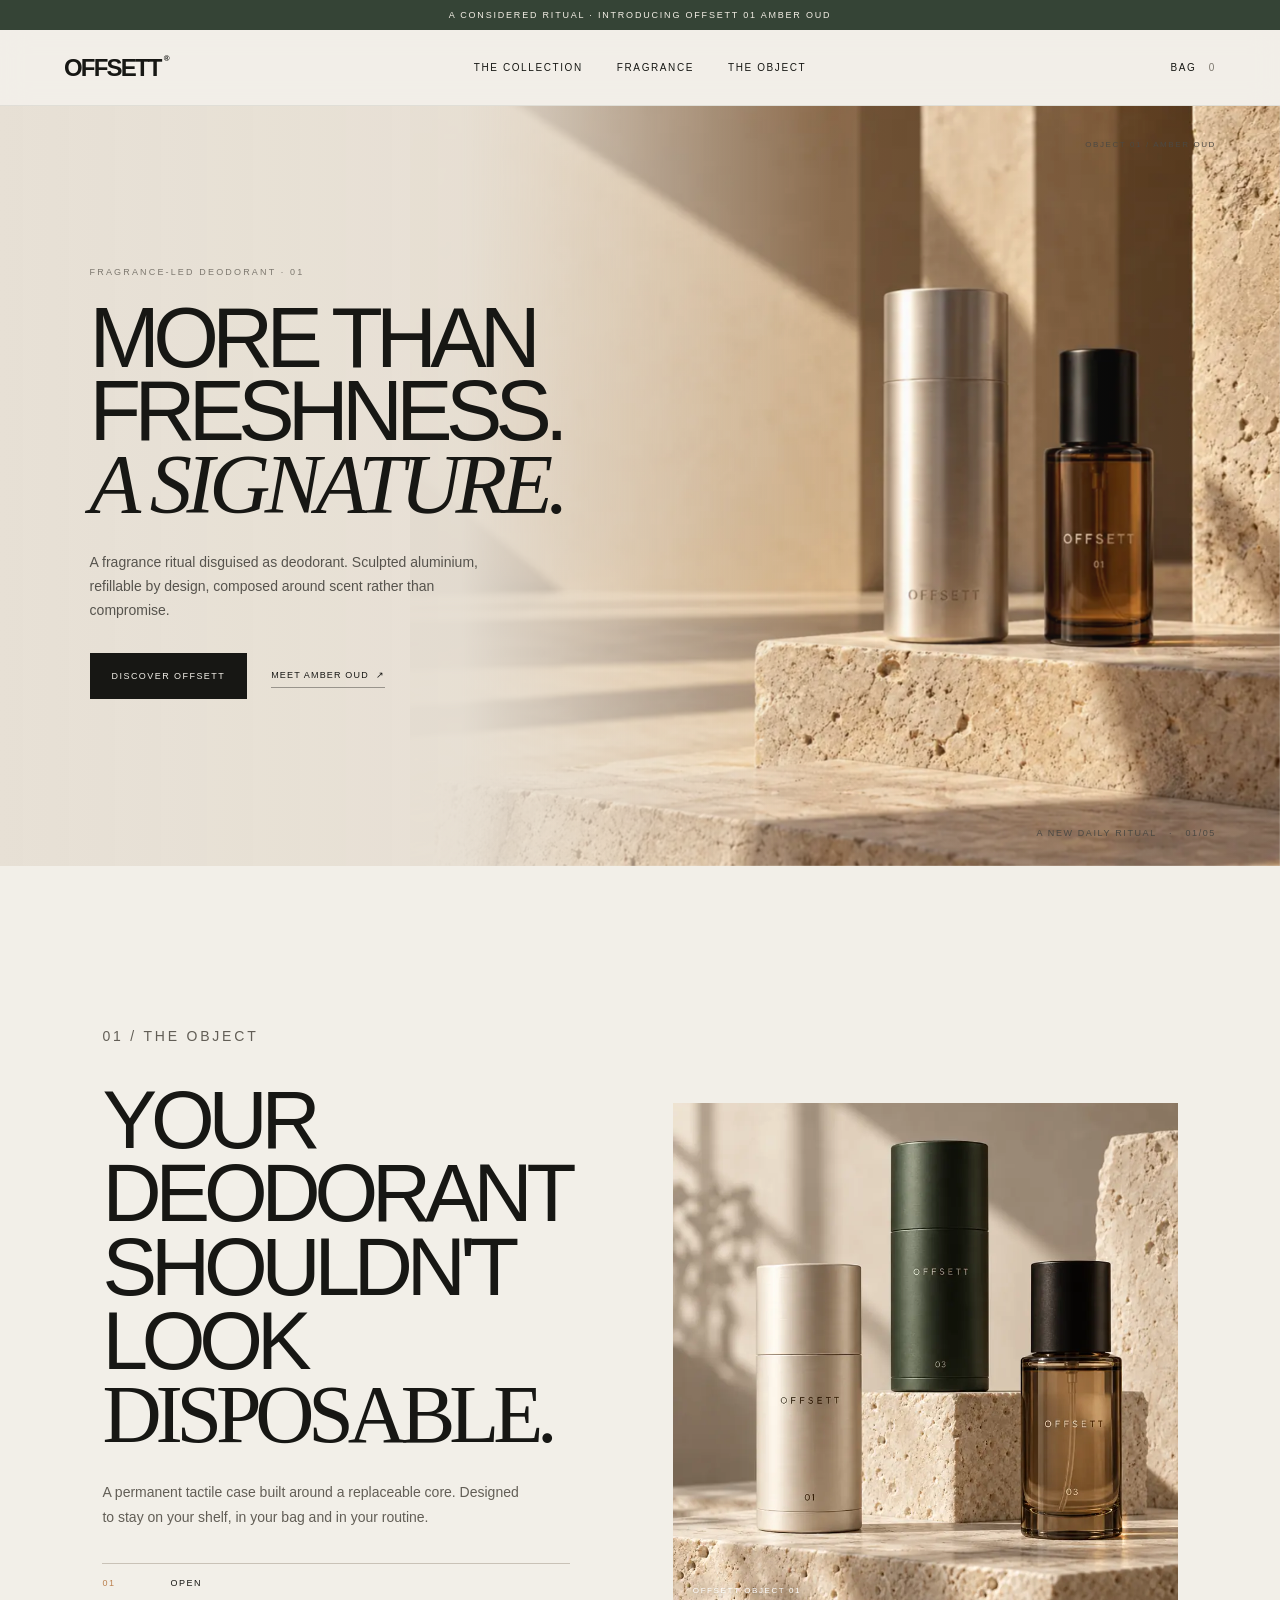
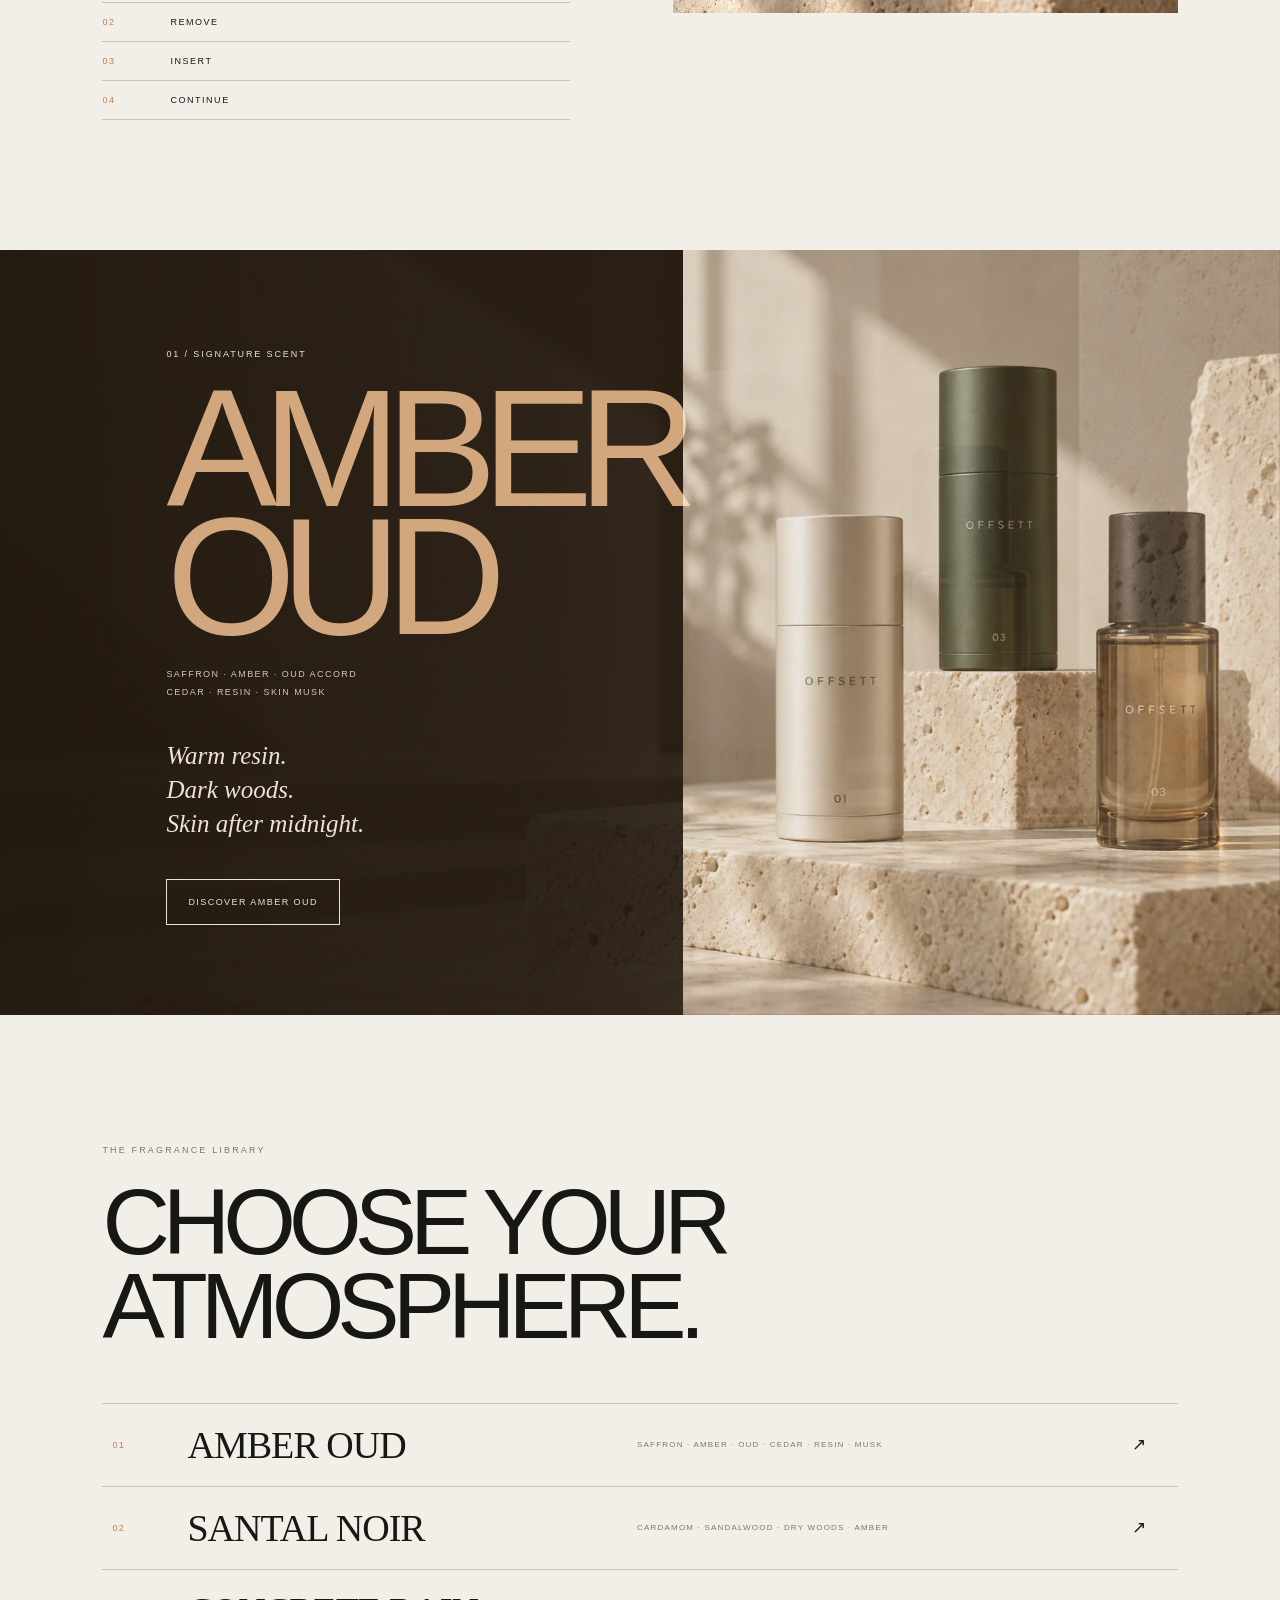
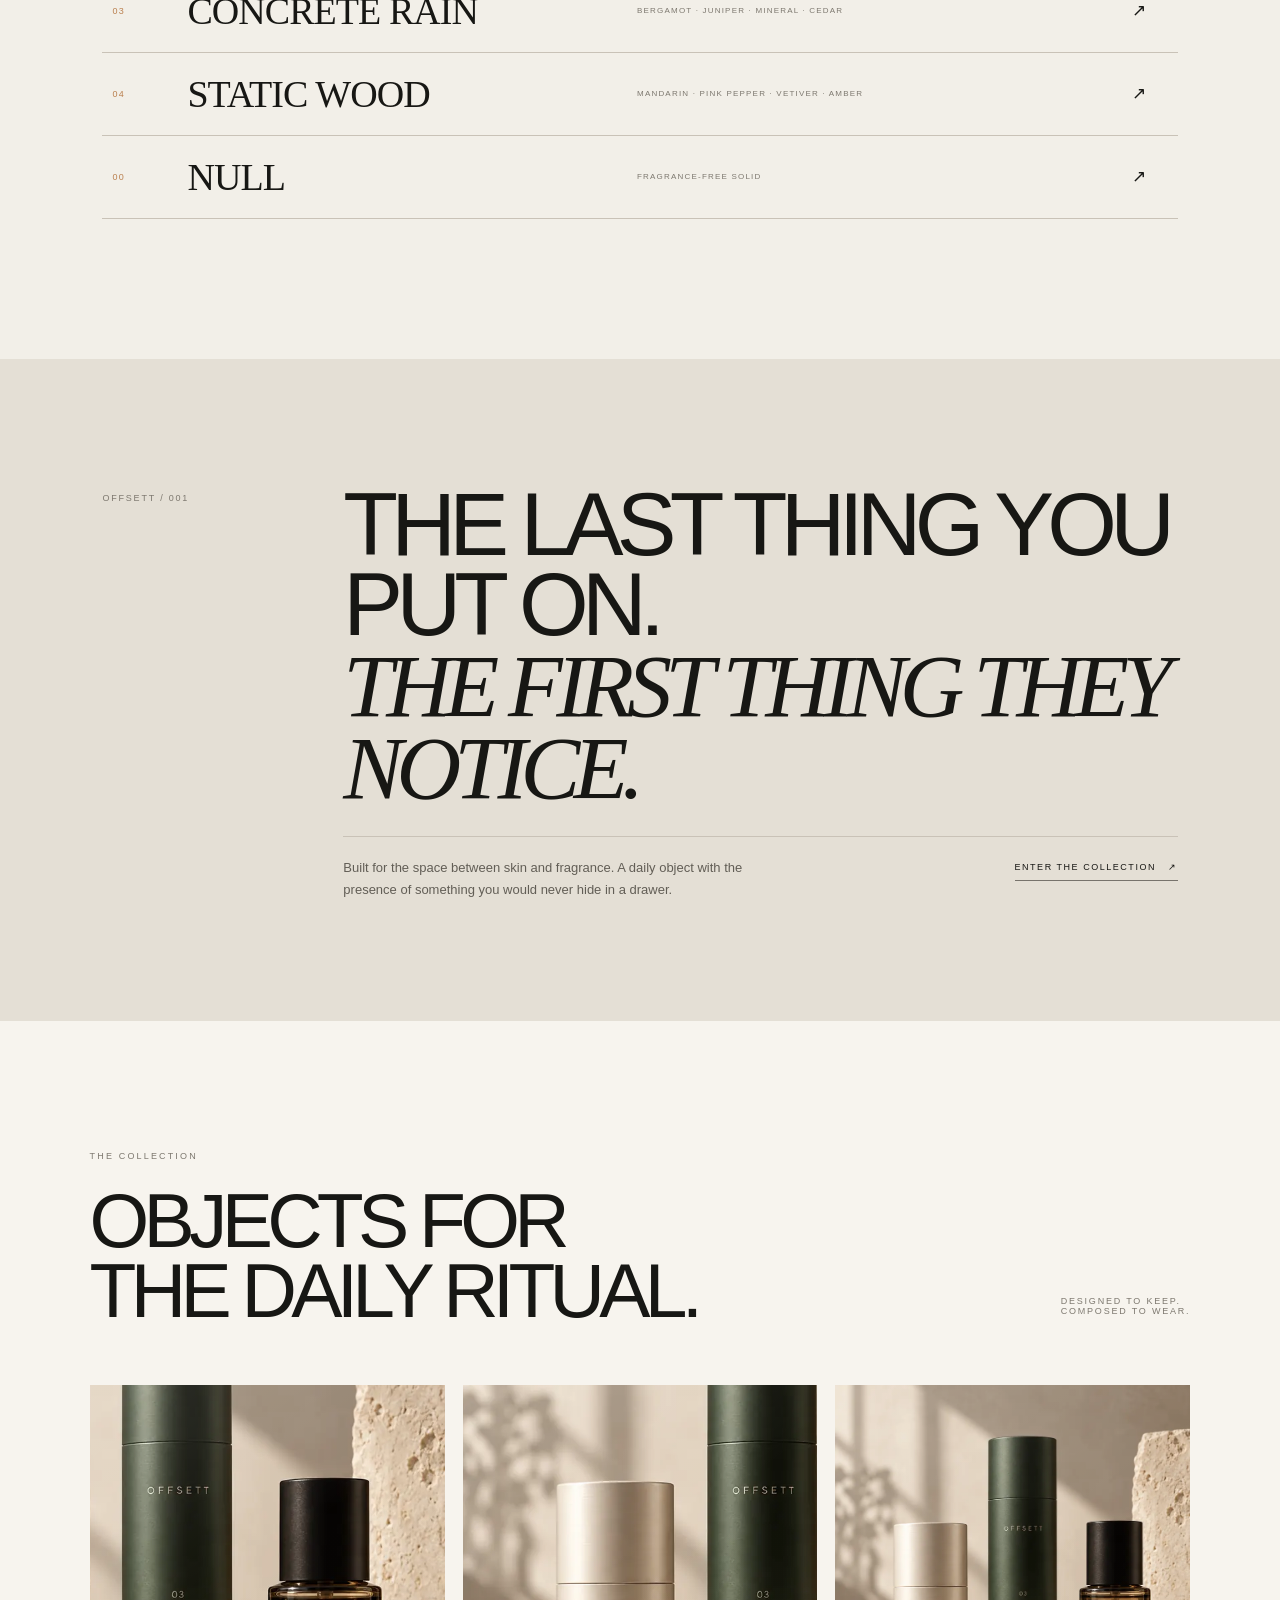
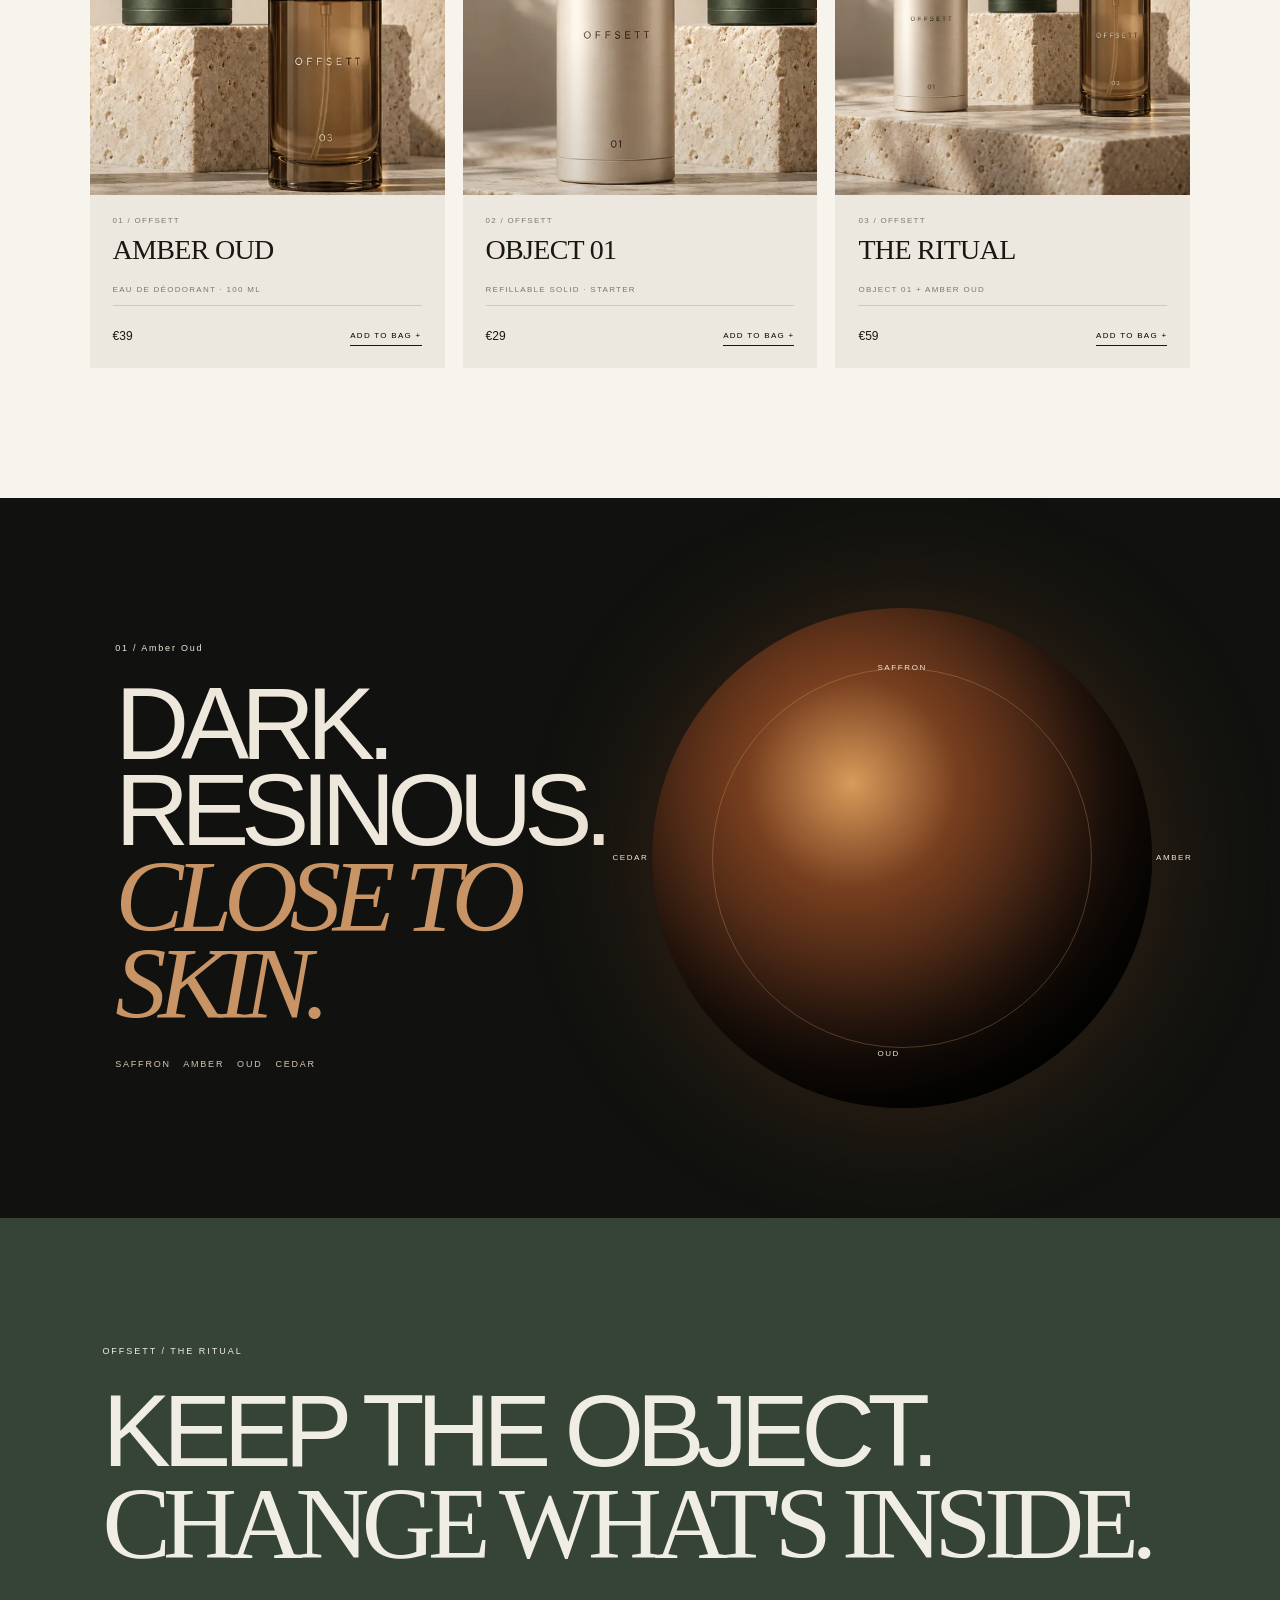
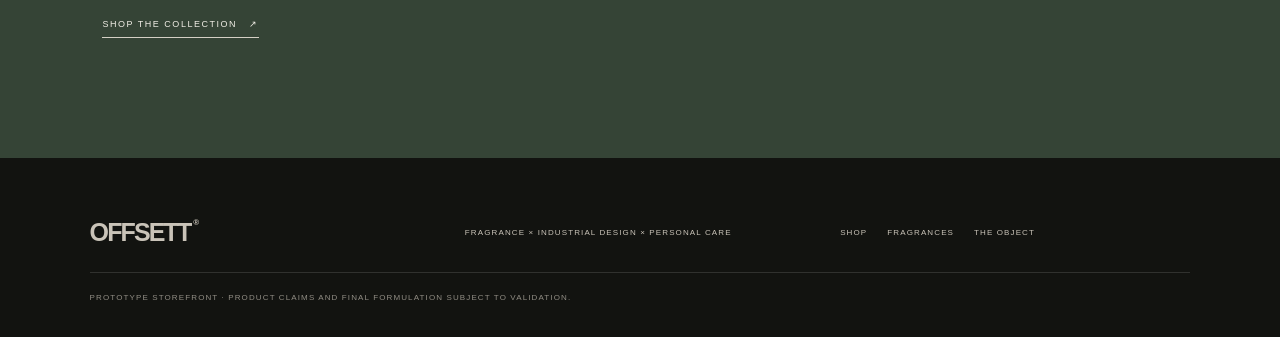
<file: index.html>
<!doctype html>
<html lang="en">
<head>
<meta charset="utf-8"><meta name="viewport" content="width=device-width,initial-scale=1">
<title>OFFSETT — The daily fragrance ritual</title>
<meta name="description" content="Discover OFFSETT: fragrance-led deodorant and refillable objects, composed around scent.">
<meta name="theme-color" content="#f2efe8"><link rel="stylesheet" href="style.css?v=20260929-6">
</head>
<body>
<div class="announcement">A considered ritual · Introducing OFFSETT 01 Amber Oud</div>
<header><a class="logo" href="index.html" aria-label="OFFSETT home">OFFSETT</a><nav aria-label="Main navigation"><a href="collection.html">The collection</a><a href="index.html#fragrance">Fragrance</a><a href="index.html#object">The object</a></nav><button id="cartBtn" class="bag" aria-label="Open shopping bag">Bag <span id="count">0</span></button></header>
<main id="top">
<section class="hero"><div class="hero-copy"><p class="eyebrow">Fragrance-led deodorant · 01</p><h1>MORE THAN<br>FRESHNESS.<br><em>A SIGNATURE.</em></h1><p class="lede">A fragrance ritual disguised as deodorant. Sculpted aluminium, refillable by design, composed around scent rather than compromise.</p><div class="actions"><a class="btn darkbtn" href="collection.html">Discover OFFSETT</a><a class="textlink" href="#amber">Meet Amber Oud&nbsp; ↗</a></div></div><div class="hero-photo" role="img" aria-label="OFFSETT Amber Oud deodorant and refillable aluminium case, photographed on sculpted stone"></div><p class="hero-caption">Object 01 / Amber Oud</p><span class="hero-index">A NEW DAILY RITUAL &nbsp; · &nbsp; 01/05</span></section>
<section id="object" class="object"><div class="object-copy"><p class="section-kicker">01 / The object</p><h2>YOUR DEODORANT<br>SHOULDN'T LOOK<br><span>DISPOSABLE.</span></h2><p>A permanent tactile case built around a replaceable core. Designed to stay on your shelf, in your bag and in your routine.</p><div class="steps"><div><b>01</b> OPEN</div><div><b>02</b> REMOVE</div><div><b>03</b> INSERT</div><div><b>04</b> CONTINUE</div></div></div><div class="object-photo" role="img" aria-label="The OFFSETT refillable deodorant collection"></div></section>
<section id="amber" class="amber-world"><div class="amber-copy"><p>01 / Signature scent</p><h2>AMBER<br>OUD</h2><p class="notes">SAFFRON · AMBER · OUD ACCORD<br>CEDAR · RESIN · SKIN MUSK</p><blockquote>Warm resin.<br>Dark woods.<br>Skin after midnight.</blockquote><a class="btn amberbtn" href="amber-oud.html">Discover Amber Oud</a></div><div class="amber-image" role="img" aria-label="OFFSETT Amber Oud scent and refillable deodorant case"></div></section>
<section id="fragrance" class="fragrances"><p class="eyebrow">The fragrance library</p><h2>CHOOSE YOUR<br>ATMOSPHERE.</h2><div class="fragrance-grid" id="fragranceGrid"></div></section>
<section class="manifesto"><p class="section-kicker">OFFSETT / 001</p><h2>THE LAST THING YOU PUT ON.<br><em>THE FIRST THING THEY NOTICE.</em></h2><div class="manifesto-copy"><p>Built for the space between skin and fragrance. A daily object with the presence of something you would never hide in a drawer.</p><a href="collection.html">Enter the collection &nbsp; ↗</a></div></section>
<section id="shop" class="shop"><div><div><p class="eyebrow">The collection</p><h2>OBJECTS FOR<br>THE DAILY RITUAL.</h2></div><p class="section-kicker">Designed to keep.<br>Composed to wear.</p></div><div class="products" id="products"></div></section>
<section class="sensory"><div><p>01 / Amber Oud</p><h2>DARK.<br>RESINOUS.<br><em>CLOSE TO SKIN.</em></h2><p class="notes">SAFFRON &nbsp; AMBER &nbsp; OUD &nbsp; CEDAR</p></div><div class="sensory-orb" aria-label="Amber Oud fragrance notes"><span>SAFFRON</span><span>AMBER</span><span>OUD</span><span>CEDAR</span></div></section>
<section class="ritual"><p>OFFSETT / THE RITUAL</p><h2>KEEP THE OBJECT.<br><span>CHANGE WHAT'S INSIDE.</span></h2><a href="collection.html">Shop the collection &nbsp; ↗</a></section>
</main>
<footer><a class="logo" href="#top">OFFSETT</a><p>FRAGRANCE × INDUSTRIAL DESIGN × PERSONAL CARE</p><div><a href="collection.html">Shop</a><a href="#fragrance">Fragrances</a><a href="#object">The object</a></div><small>Prototype storefront · Product claims and final formulation subject to validation.</small></footer>
<div class="drawer" id="drawer" aria-label="Shopping bag"><button id="closeCart" aria-label="Close shopping bag">×</button><h3>YOUR BAG</h3><div id="cartItems"></div><div class="subtotal"><span>SUBTOTAL</span><b id="subtotal">€0</b></div><a class="btn darkbtn drawer-checkout" href="checkout.html">GO TO CHECKOUT ↗</a><small>Secure checkout powered by Stripe.</small></div><div class="veil" id="veil"></div>
<script src="app.js?v=20260929-8"></script></body></html>
</file>
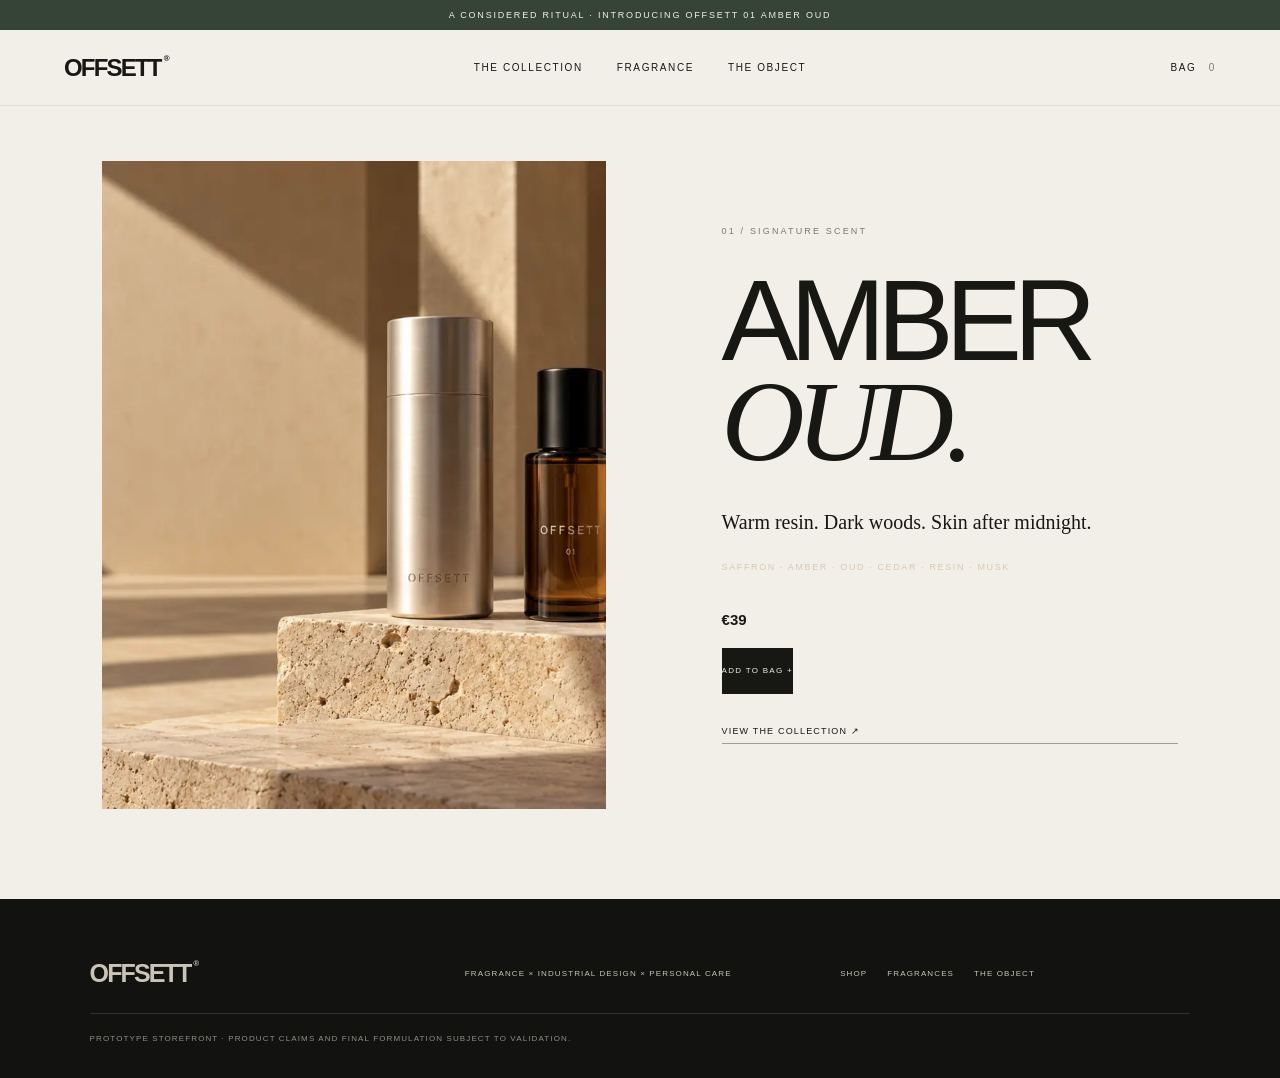
<file: amber-oud.html>
<!doctype html>
<html lang="en"><head><meta charset="utf-8"><meta name="viewport" content="width=device-width,initial-scale=1"><title>Amber Oud — OFFSETT</title><meta name="description" content="A warm signature fragrance with saffron, amber, oud, cedar and resin."><meta name="theme-color" content="#f2efe8"><link rel="stylesheet" href="style.css?v=20260929-6"></head><body><div class="announcement">A considered ritual · Introducing OFFSETT 01 Amber Oud</div><header><a class="logo" href="index.html">OFFSETT</a><nav aria-label="Main navigation"><a href="collection.html">The collection</a><a href="index.html#fragrance">Fragrance</a><a href="index.html#object">The object</a></nav><button id="cartBtn" class="bag" aria-label="Open shopping bag">Bag <span id="count">0</span></button></header><main class="page-main"><section class="detail-page"><div class="detail-visual"></div><div class="detail-copy"><p class="eyebrow">01 / SIGNATURE SCENT</p><h1>AMBER<br><em>OUD.</em></h1><p>Warm resin. Dark woods. Skin after midnight.</p><p class="notes">SAFFRON · AMBER · OUD · CEDAR · RESIN · MUSK</p><b>€39</b><button class="btn darkbtn add" data-i="0">ADD TO BAG +</button><a class="textlink" href="collection.html">VIEW THE COLLECTION ↗</a></div></section></main><footer><a class="logo" href="index.html">OFFSETT</a><p>FRAGRANCE × INDUSTRIAL DESIGN × PERSONAL CARE</p><div><a href="collection.html">Shop</a><a href="index.html#fragrance">Fragrances</a><a href="index.html#object">The object</a></div><small>Prototype storefront · Product claims and final formulation subject to validation.</small></footer><div class="drawer" id="drawer" aria-label="Shopping bag"><button id="closeCart" aria-label="Close shopping bag">×</button><h3>YOUR BAG</h3><div id="cartItems"></div><div class="subtotal"><span>SUBTOTAL</span><b id="subtotal">€0</b></div><a class="btn darkbtn drawer-checkout" href="checkout.html">GO TO CHECKOUT ↗</a><small>Secure checkout powered by Stripe.</small></div><div class="veil" id="veil"></div><script src="app.js?v=20260929-8"></script></body></html>
</file>
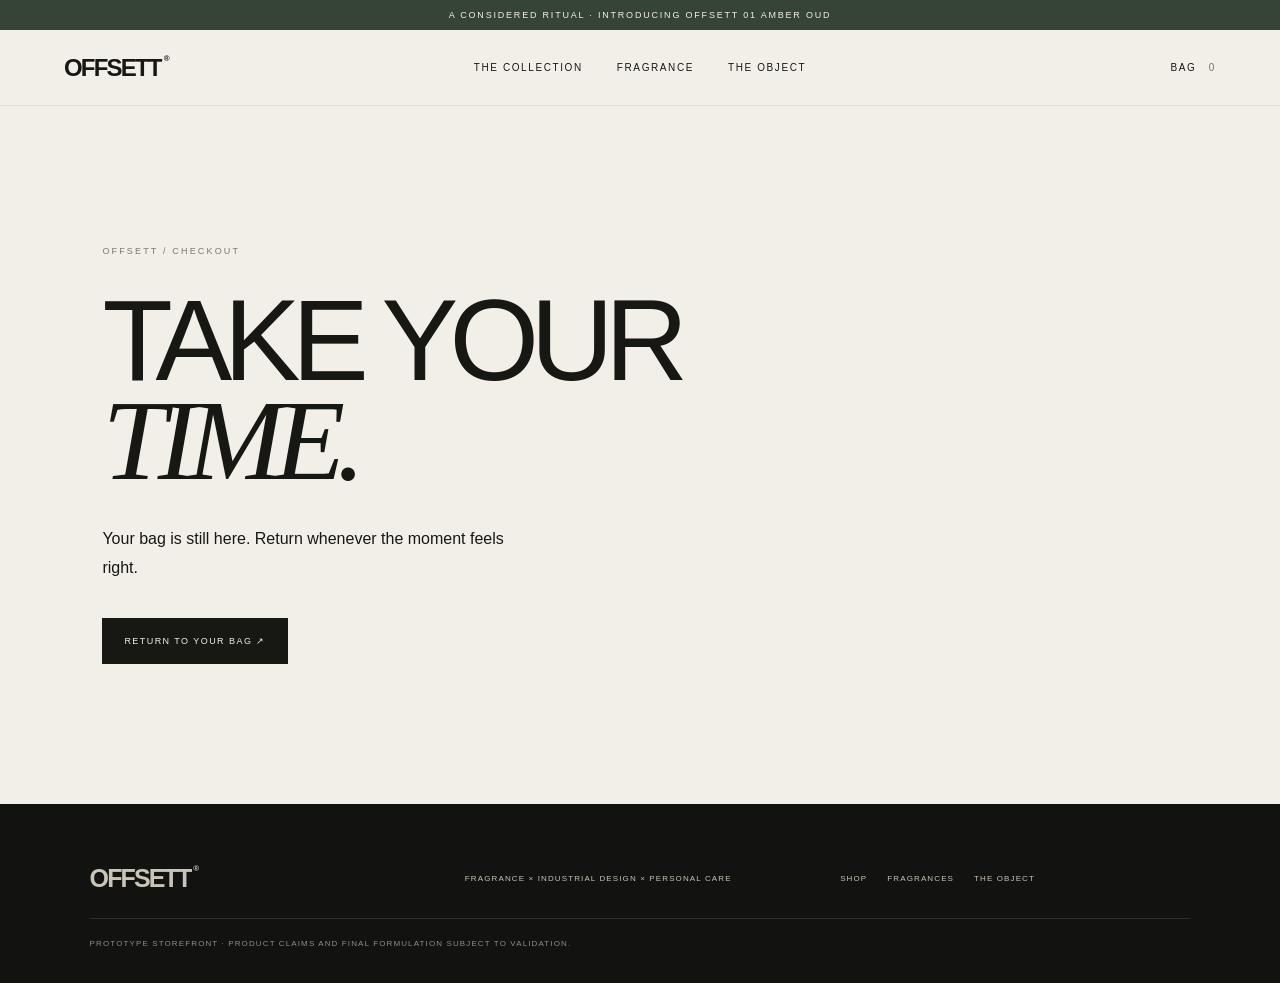
<file: cancel.html>
<!doctype html>
<html lang="en"><head><meta charset="utf-8"><meta name="viewport" content="width=device-width,initial-scale=1"><title>Checkout paused — OFFSETT</title><meta name="description" content="Your OFFSETT bag is ready whenever you are."><meta name="theme-color" content="#f2efe8"><link rel="stylesheet" href="style.css?v=20260929-6"></head><body><div class="announcement">A considered ritual · Introducing OFFSETT 01 Amber Oud</div><header><a class="logo" href="index.html">OFFSETT</a><nav aria-label="Main navigation"><a href="collection.html">The collection</a><a href="index.html#fragrance">Fragrance</a><a href="index.html#object">The object</a></nav><button id="cartBtn" class="bag" aria-label="Open shopping bag">Bag <span id="count">0</span></button></header><main class="page-main"><section class="status-page"><p class="eyebrow">OFFSETT / CHECKOUT</p><h1>TAKE YOUR<br><em>TIME.</em></h1><p>Your bag is still here. Return whenever the moment feels right.</p><a class="btn darkbtn" href="checkout.html">RETURN TO YOUR BAG ↗</a></section></main><footer><a class="logo" href="index.html">OFFSETT</a><p>FRAGRANCE × INDUSTRIAL DESIGN × PERSONAL CARE</p><div><a href="collection.html">Shop</a><a href="index.html#fragrance">Fragrances</a><a href="index.html#object">The object</a></div><small>Prototype storefront · Product claims and final formulation subject to validation.</small></footer><div class="drawer" id="drawer" aria-label="Shopping bag"><button id="closeCart" aria-label="Close shopping bag">×</button><h3>YOUR BAG</h3><div id="cartItems"></div><div class="subtotal"><span>SUBTOTAL</span><b id="subtotal">€0</b></div><a class="btn darkbtn drawer-checkout" href="checkout.html">GO TO CHECKOUT ↗</a><small>Secure checkout powered by Stripe.</small></div><div class="veil" id="veil"></div><script src="app.js?v=20260929-8"></script></body></html>
</file>
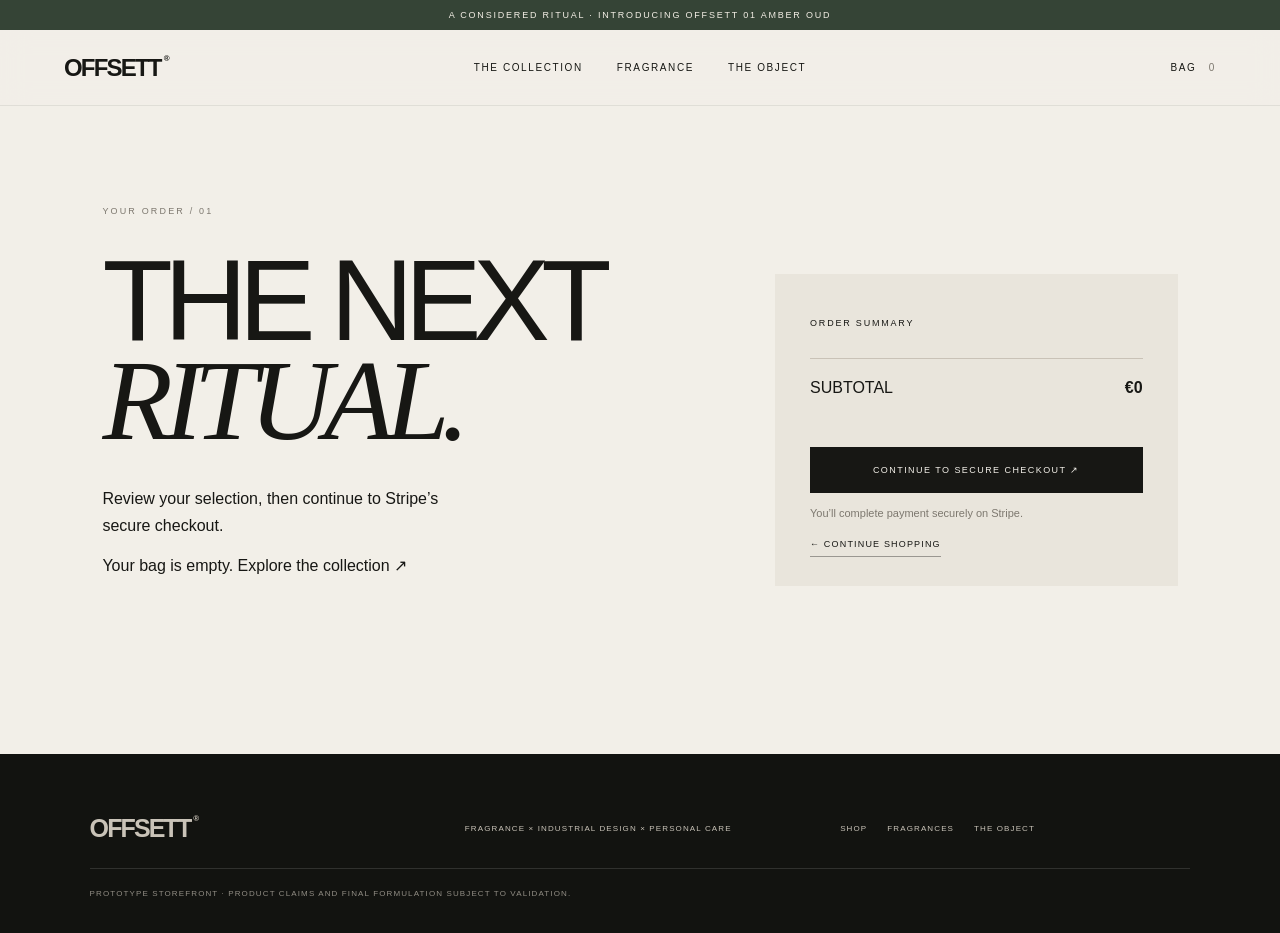
<file: checkout.html>
<!doctype html>
<html lang="en"><head><meta charset="utf-8"><meta name="viewport" content="width=device-width,initial-scale=1"><title>Checkout — OFFSETT</title><meta name="description" content="Review your OFFSETT order and continue to secure checkout."><meta name="theme-color" content="#f2efe8"><link rel="stylesheet" href="style.css?v=20260929-6"></head><body><div class="announcement">A considered ritual · Introducing OFFSETT 01 Amber Oud</div><header><a class="logo" href="index.html">OFFSETT</a><nav aria-label="Main navigation"><a href="collection.html">The collection</a><a href="index.html#fragrance">Fragrance</a><a href="index.html#object">The object</a></nav><button id="cartBtn" class="bag" aria-label="Open shopping bag">Bag <span id="count">0</span></button></header><main class="page-main"><section class="checkout-page"><div><p class="eyebrow">YOUR ORDER / 01</p><h1>THE NEXT<br><em>RITUAL.</em></h1><p>Review your selection, then continue to Stripe’s secure checkout.</p><div id="checkoutItems"></div></div><aside><p>ORDER SUMMARY</p><div class="subtotal"><span>SUBTOTAL</span><b id="checkoutSubtotal">€0</b></div><button id="payBtn" class="btn darkbtn">CONTINUE TO SECURE CHECKOUT ↗</button><p class="checkout-note" id="checkoutNote">You’ll complete payment securely on Stripe.</p><a class="textlink" href="collection.html">← CONTINUE SHOPPING</a></aside></section></main><footer><a class="logo" href="index.html">OFFSETT</a><p>FRAGRANCE × INDUSTRIAL DESIGN × PERSONAL CARE</p><div><a href="collection.html">Shop</a><a href="index.html#fragrance">Fragrances</a><a href="index.html#object">The object</a></div><small>Prototype storefront · Product claims and final formulation subject to validation.</small></footer><div class="drawer" id="drawer" aria-label="Shopping bag"><button id="closeCart" aria-label="Close shopping bag">×</button><h3>YOUR BAG</h3><div id="cartItems"></div><div class="subtotal"><span>SUBTOTAL</span><b id="subtotal">€0</b></div><a class="btn darkbtn drawer-checkout" href="checkout.html">GO TO CHECKOUT ↗</a><small>Secure checkout powered by Stripe.</small></div><div class="veil" id="veil"></div><script src="app.js?v=20260929-9"></script></body></html>
</file>
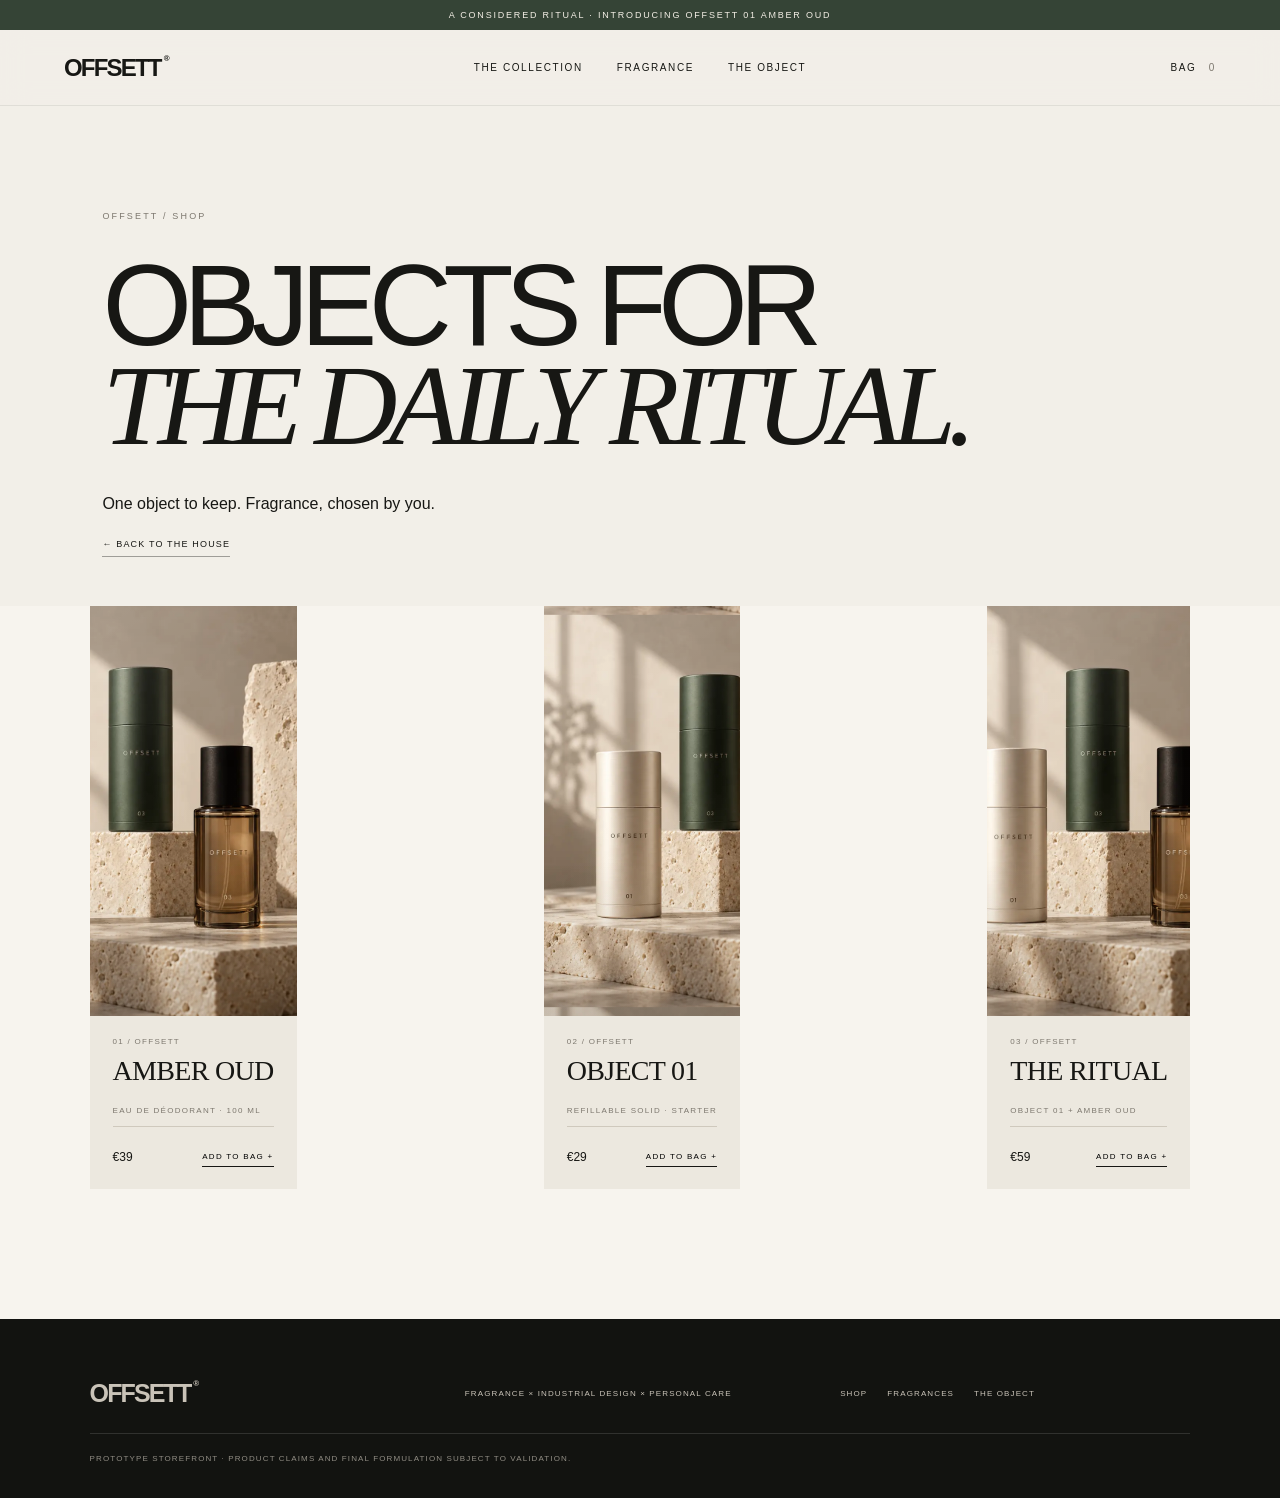
<file: collection.html>
<!doctype html>
<html lang="en"><head><meta charset="utf-8"><meta name="viewport" content="width=device-width,initial-scale=1"><title>OFFSETT — The collection</title><meta name="description" content="Discover every OFFSETT fragrance and refillable object."><meta name="theme-color" content="#f2efe8"><link rel="stylesheet" href="style.css?v=20260929-6"></head><body><div class="announcement">A considered ritual · Introducing OFFSETT 01 Amber Oud</div><header><a class="logo" href="index.html">OFFSETT</a><nav aria-label="Main navigation"><a href="collection.html">The collection</a><a href="index.html#fragrance">Fragrance</a><a href="index.html#object">The object</a></nav><button id="cartBtn" class="bag" aria-label="Open shopping bag">Bag <span id="count">0</span></button></header><main class="page-main"><section class="page-intro"><p class="eyebrow">OFFSETT / SHOP</p><h1>OBJECTS FOR<br><em>THE DAILY RITUAL.</em></h1><p>One object to keep. Fragrance, chosen by you.</p><a class="textlink" href="index.html">← BACK TO THE HOUSE</a></section><section class="shop page-shop"><div class="products" id="products"></div></section></main><footer><a class="logo" href="index.html">OFFSETT</a><p>FRAGRANCE × INDUSTRIAL DESIGN × PERSONAL CARE</p><div><a href="collection.html">Shop</a><a href="index.html#fragrance">Fragrances</a><a href="index.html#object">The object</a></div><small>Prototype storefront · Product claims and final formulation subject to validation.</small></footer><div class="drawer" id="drawer" aria-label="Shopping bag"><button id="closeCart" aria-label="Close shopping bag">×</button><h3>YOUR BAG</h3><div id="cartItems"></div><div class="subtotal"><span>SUBTOTAL</span><b id="subtotal">€0</b></div><a class="btn darkbtn drawer-checkout" href="checkout.html">GO TO CHECKOUT ↗</a><small>Secure checkout powered by Stripe.</small></div><div class="veil" id="veil"></div><script src="app.js?v=20260929-8"></script></body></html>
</file>
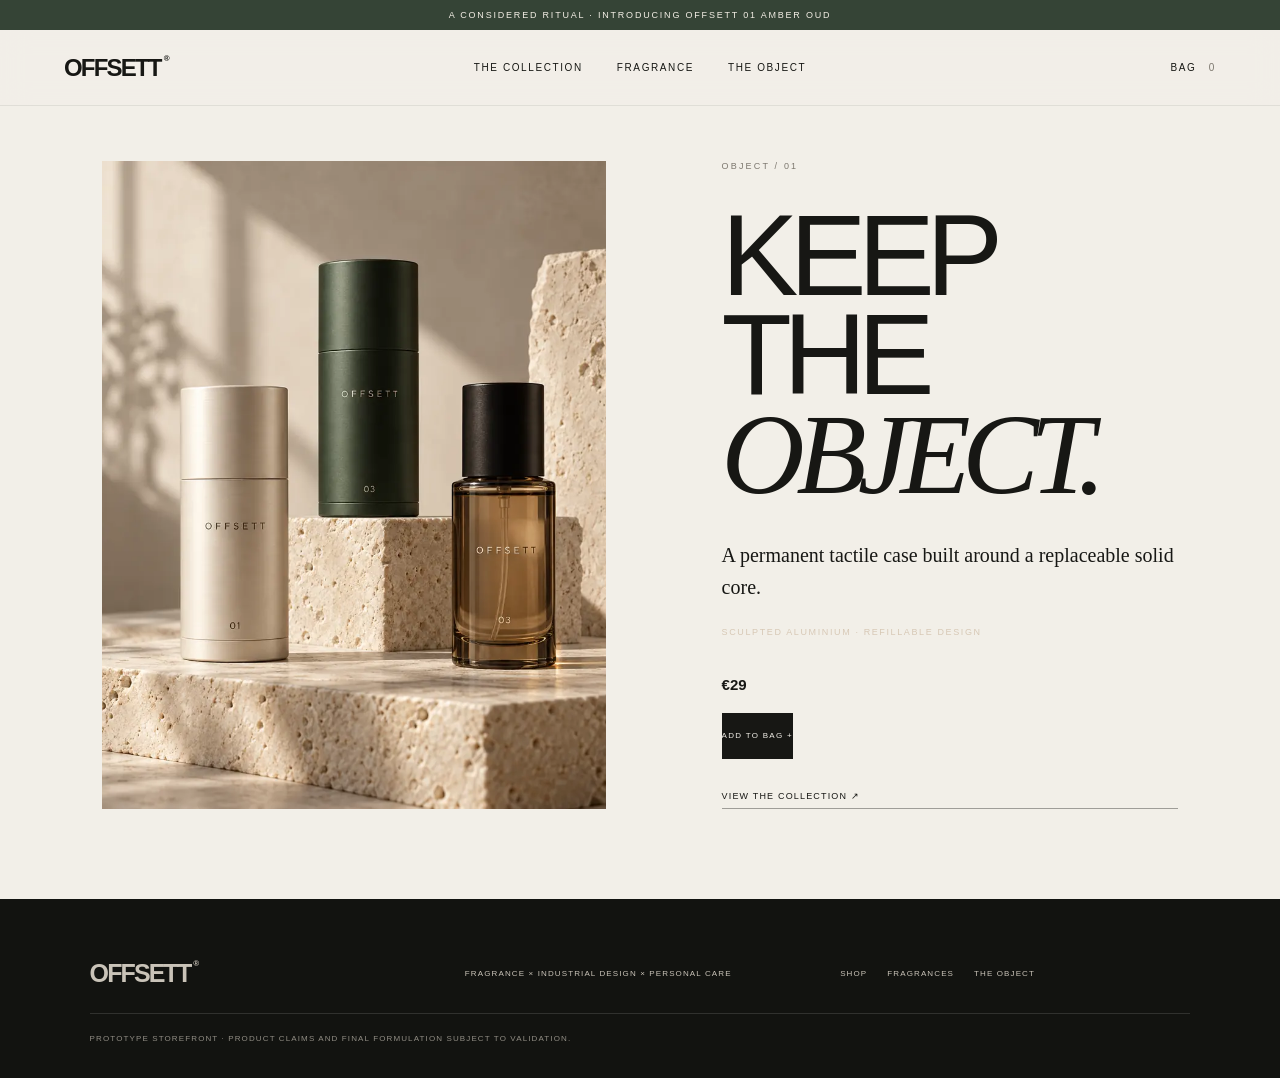
<file: object-01.html>
<!doctype html>
<html lang="en"><head><meta charset="utf-8"><meta name="viewport" content="width=device-width,initial-scale=1"><title>Object 01 — OFFSETT</title><meta name="description" content="A tactile refillable aluminium case, designed to stay."><meta name="theme-color" content="#f2efe8"><link rel="stylesheet" href="style.css?v=20260929-6"></head><body><div class="announcement">A considered ritual · Introducing OFFSETT 01 Amber Oud</div><header><a class="logo" href="index.html">OFFSETT</a><nav aria-label="Main navigation"><a href="collection.html">The collection</a><a href="index.html#fragrance">Fragrance</a><a href="index.html#object">The object</a></nav><button id="cartBtn" class="bag" aria-label="Open shopping bag">Bag <span id="count">0</span></button></header><main class="page-main"><section class="detail-page"><div class="detail-visual detail-stick"></div><div class="detail-copy"><p class="eyebrow">OBJECT / 01</p><h1>KEEP THE<br><em>OBJECT.</em></h1><p>A permanent tactile case built around a replaceable solid core.</p><p class="notes">SCULPTED ALUMINIUM · REFILLABLE DESIGN</p><b>€29</b><button class="btn darkbtn add" data-i="1">ADD TO BAG +</button><a class="textlink" href="collection.html">VIEW THE COLLECTION ↗</a></div></section></main><footer><a class="logo" href="index.html">OFFSETT</a><p>FRAGRANCE × INDUSTRIAL DESIGN × PERSONAL CARE</p><div><a href="collection.html">Shop</a><a href="index.html#fragrance">Fragrances</a><a href="index.html#object">The object</a></div><small>Prototype storefront · Product claims and final formulation subject to validation.</small></footer><div class="drawer" id="drawer" aria-label="Shopping bag"><button id="closeCart" aria-label="Close shopping bag">×</button><h3>YOUR BAG</h3><div id="cartItems"></div><div class="subtotal"><span>SUBTOTAL</span><b id="subtotal">€0</b></div><a class="btn darkbtn drawer-checkout" href="checkout.html">GO TO CHECKOUT ↗</a><small>Secure checkout powered by Stripe.</small></div><div class="veil" id="veil"></div><script src="app.js?v=20260929-8"></script></body></html>
</file>
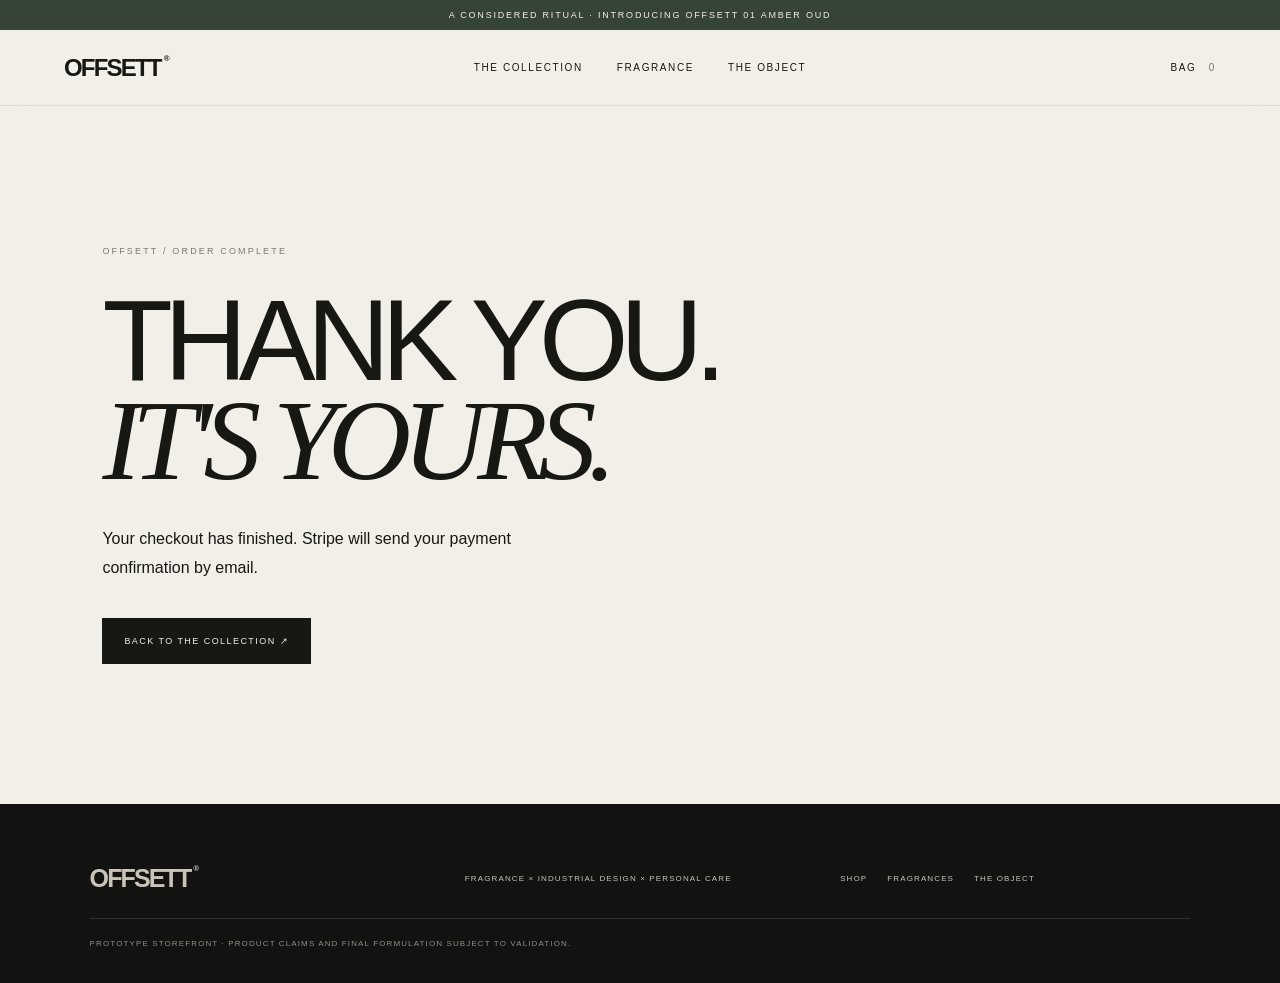
<file: success.html>
<!doctype html>
<html lang="en"><head><meta charset="utf-8"><meta name="viewport" content="width=device-width,initial-scale=1"><title>Order received — OFFSETT</title><meta name="description" content="Thank you for choosing OFFSETT."><meta name="theme-color" content="#f2efe8"><link rel="stylesheet" href="style.css?v=20260929-6"></head><body><div class="announcement">A considered ritual · Introducing OFFSETT 01 Amber Oud</div><header><a class="logo" href="index.html">OFFSETT</a><nav aria-label="Main navigation"><a href="collection.html">The collection</a><a href="index.html#fragrance">Fragrance</a><a href="index.html#object">The object</a></nav><button id="cartBtn" class="bag" aria-label="Open shopping bag">Bag <span id="count">0</span></button></header><main class="page-main"><section class="status-page"><p class="eyebrow">OFFSETT / ORDER COMPLETE</p><h1>THANK YOU.<br><em>IT'S YOURS.</em></h1><p>Your checkout has finished. Stripe will send your payment confirmation by email.</p><a class="btn darkbtn" href="collection.html">BACK TO THE COLLECTION ↗</a></section></main><footer><a class="logo" href="index.html">OFFSETT</a><p>FRAGRANCE × INDUSTRIAL DESIGN × PERSONAL CARE</p><div><a href="collection.html">Shop</a><a href="index.html#fragrance">Fragrances</a><a href="index.html#object">The object</a></div><small>Prototype storefront · Product claims and final formulation subject to validation.</small></footer><div class="drawer" id="drawer" aria-label="Shopping bag"><button id="closeCart" aria-label="Close shopping bag">×</button><h3>YOUR BAG</h3><div id="cartItems"></div><div class="subtotal"><span>SUBTOTAL</span><b id="subtotal">€0</b></div><a class="btn darkbtn drawer-checkout" href="checkout.html">GO TO CHECKOUT ↗</a><small>Secure checkout powered by Stripe.</small></div><div class="veil" id="veil"></div><script src="app.js?v=20260929-8"></script></body></html>
</file>
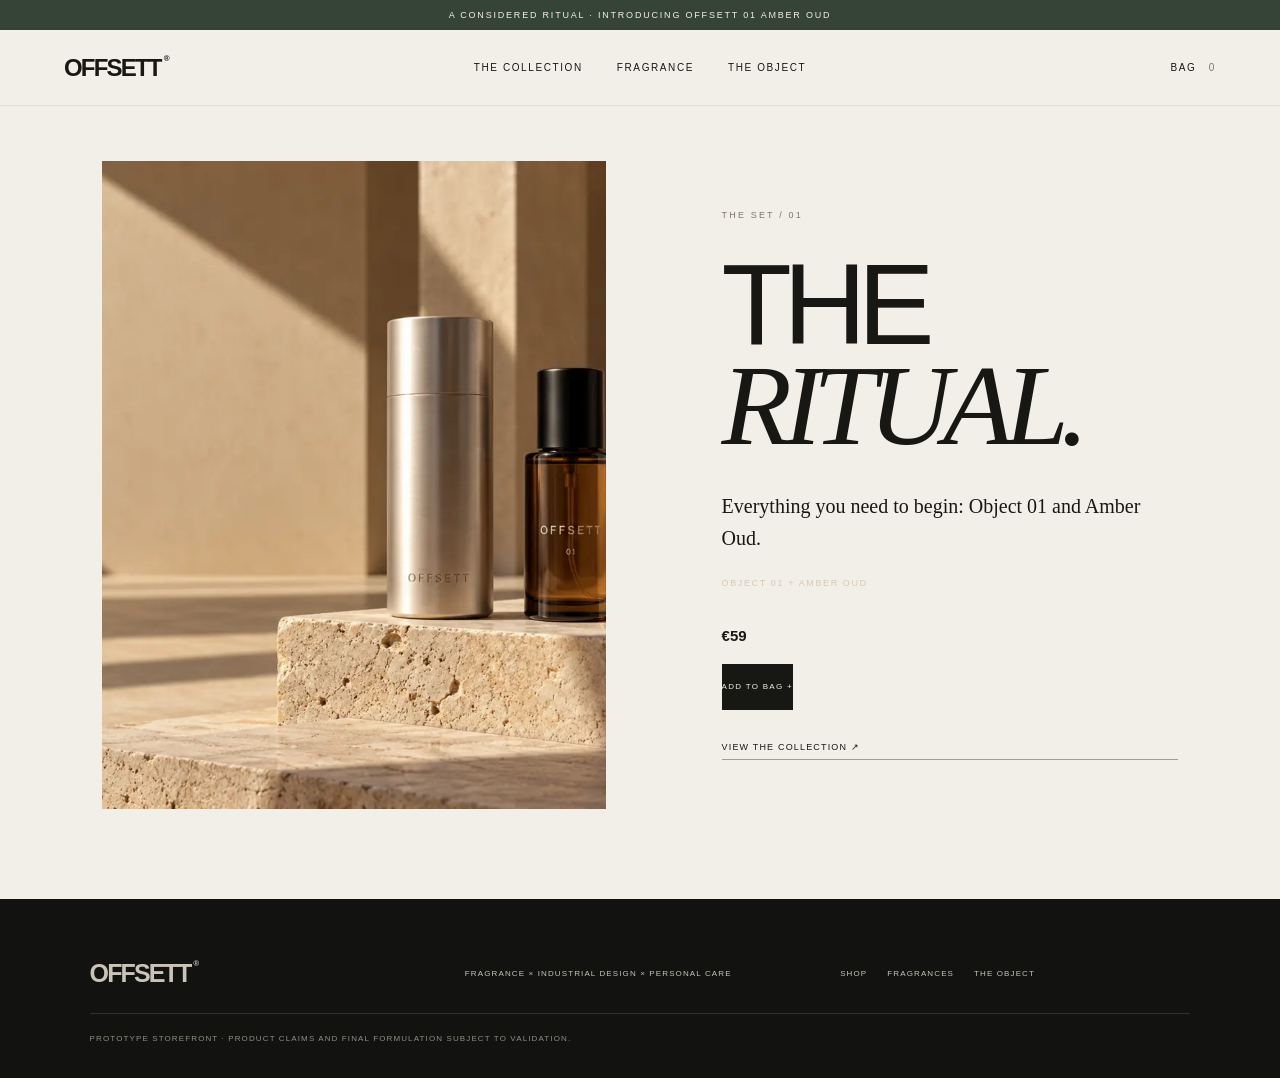
<file: the-ritual.html>
<!doctype html>
<html lang="en"><head><meta charset="utf-8"><meta name="viewport" content="width=device-width,initial-scale=1"><title>The Ritual — OFFSETT</title><meta name="description" content="Your refillable Object 01 case and signature Amber Oud scent."><meta name="theme-color" content="#f2efe8"><link rel="stylesheet" href="style.css?v=20260929-6"></head><body><div class="announcement">A considered ritual · Introducing OFFSETT 01 Amber Oud</div><header><a class="logo" href="index.html">OFFSETT</a><nav aria-label="Main navigation"><a href="collection.html">The collection</a><a href="index.html#fragrance">Fragrance</a><a href="index.html#object">The object</a></nav><button id="cartBtn" class="bag" aria-label="Open shopping bag">Bag <span id="count">0</span></button></header><main class="page-main"><section class="detail-page"><div class="detail-visual detail-set"></div><div class="detail-copy"><p class="eyebrow">THE SET / 01</p><h1>THE<br><em>RITUAL.</em></h1><p>Everything you need to begin: Object 01 and Amber Oud.</p><p class="notes">OBJECT 01 + AMBER OUD</p><b>€59</b><button class="btn darkbtn add" data-i="2">ADD TO BAG +</button><a class="textlink" href="collection.html">VIEW THE COLLECTION ↗</a></div></section></main><footer><a class="logo" href="index.html">OFFSETT</a><p>FRAGRANCE × INDUSTRIAL DESIGN × PERSONAL CARE</p><div><a href="collection.html">Shop</a><a href="index.html#fragrance">Fragrances</a><a href="index.html#object">The object</a></div><small>Prototype storefront · Product claims and final formulation subject to validation.</small></footer><div class="drawer" id="drawer" aria-label="Shopping bag"><button id="closeCart" aria-label="Close shopping bag">×</button><h3>YOUR BAG</h3><div id="cartItems"></div><div class="subtotal"><span>SUBTOTAL</span><b id="subtotal">€0</b></div><a class="btn darkbtn drawer-checkout" href="checkout.html">GO TO CHECKOUT ↗</a><small>Secure checkout powered by Stripe.</small></div><div class="veil" id="veil"></div><script src="app.js?v=20260929-8"></script></body></html>
</file>
<file: style.css>
@charset "UTF-8";
:root{--ink:#171714;--paper:#f2efe8;--paper-deep:#e5dfd4;--muted:#7d786f;--line:#c9c2b7;--amber:#bb8150;--forest:#354436;--hero-shot:url("[data-uri]");--product-shot:url("[data-uri]");--serif:Georgia,"Times New Roman",serif;--sans:"Helvetica Neue",Arial,sans-serif}
*{box-sizing:border-box}html{scroll-behavior:smooth;scroll-padding-top:90px}body{margin:0;background:var(--paper);color:var(--ink);font-family:var(--sans);-webkit-font-smoothing:antialiased}a{color:inherit;text-decoration:none}button{font:inherit}
.announcement{position:relative;z-index:21;padding:10px 4vw;background:var(--forest);color:#f4efe6;text-align:center;font-size:9px;letter-spacing:.2em;text-transform:uppercase}
header{height:76px;position:sticky;top:0;z-index:20;padding:0 5vw;display:grid;grid-template-columns:1fr auto 1fr;align-items:center;background:rgba(242,239,232,.94);backdrop-filter:blur(14px);border-bottom:1px solid #17171414}
.logo{font-size:24px;font-weight:750;letter-spacing:-.075em}.logo:after{content:"®";font-size:8px;vertical-align:top;margin-left:3px;letter-spacing:0}
header nav{display:flex;gap:34px;align-items:center}header nav a,.bag{font-size:10px;text-transform:uppercase;letter-spacing:.16em}.bag{justify-self:end;border:0;background:none;cursor:pointer;color:var(--ink);padding:10px 0}.bag span{margin-left:8px;color:var(--muted)}
.hero{min-height:min(760px,calc(100vh - 112px));position:relative;overflow:hidden;display:grid;grid-template-columns:1.1fr .9fr;align-items:center;padding:68px 7vw 74px;background:#e7e0d5}
.hero:after{content:"";position:absolute;inset:0;background:linear-gradient(90deg,#e7e0d5 0%,#e7e0d5f5 36%,#e7e0d51a 65%,transparent 100%);z-index:1;pointer-events:none}
.hero-copy{position:relative;z-index:2;max-width:650px}.eyebrow{font-size:9px;letter-spacing:.24em;text-transform:uppercase;color:var(--muted);margin:0 0 25px}.hero h1{font-size:clamp(50px,6.6vw,94px);font-weight:500;letter-spacing:-.08em;line-height:.86;margin:0;white-space:nowrap}.hero h1 em{font-family:var(--serif);font-weight:400;letter-spacing:-.065em}.lede{font-size:14px;line-height:1.7;color:#56534d;max-width:390px;margin:30px 0}.actions{display:flex;align-items:center;gap:24px}.btn{display:inline-flex;justify-content:center;align-items:center;min-height:46px;padding:0 21px;border:1px solid var(--ink);font-size:9px;letter-spacing:.16em;text-transform:uppercase;transition:background .25s,color .25s,transform .25s}.btn.darkbtn{background:var(--ink);color:var(--paper)}.btn:hover{background:var(--forest);border-color:var(--forest);color:#fff;transform:translateY(-2px)}.textlink{font-size:9px;letter-spacing:.13em;text-transform:uppercase;border-bottom:1px solid #17171460;padding:7px 0}
.hero-photo{position:absolute;right:0;top:0;bottom:0;width:68%;background-image:var(--hero-shot);background-size:cover;background-position:center 55%;animation:photo-arrive 1.2s cubic-bezier(.16,1,.3,1) both}.hero-index{position:absolute;right:5vw;bottom:28px;z-index:2;font-size:9px;letter-spacing:.18em;color:#4c4943}.hero-caption{position:absolute;right:5vw;top:26px;z-index:2;font-size:8px;letter-spacing:.2em;text-transform:uppercase;color:#4c4943}
.section-kicker{font-size:9px;letter-spacing:.2em;text-transform:uppercase;color:var(--muted)}.object{min-height:680px;padding:130px 8vw;display:grid;grid-template-columns:.85fr 1.15fr;gap:8vw;align-items:center}.object-copy h2,.fragrances h2,.shop h2,.manifesto h2,.ritual h2{font-size:clamp(45px,6.4vw,92px);line-height:.9;letter-spacing:-.075em;font-weight:500;margin:0}.object-copy h2 span,.manifesto h2 em,.ritual h2 span{font-family:var(--serif);font-weight:400}.object-copy p{max-width:430px;color:#625e56;line-height:1.75;font-size:14px;margin:28px 0 34px}.steps{border-top:1px solid var(--line)}.steps div{padding:14px 0;border-bottom:1px solid var(--line);font-size:9px;letter-spacing:.17em}.steps b{display:inline-block;width:64px;color:var(--amber);font-weight:500}.object-photo{height:510px;background-image:var(--product-shot);background-size:cover;background-position:center 48%;position:relative}.object-photo:after{content:"OFFSETT OBJECT 01";position:absolute;bottom:18px;left:20px;color:white;font-size:8px;letter-spacing:.2em;text-shadow:0 1px 8px #0008}
.amber-world{min-height:700px;display:grid;grid-template-columns:1fr 1fr;align-items:center;position:relative;overflow:hidden;background:#282016;color:#eee2d1}.amber-world:before{content:"";position:absolute;inset:0;background-image:var(--hero-shot);background-size:cover;background-position:center 57%;opacity:.32;filter:saturate(.78)}.amber-world:after{content:"";position:absolute;inset:0;background:linear-gradient(90deg,#21180ff2 0%,#21180fce 42%,#21180f38 100%)}.amber-copy{position:relative;z-index:2;padding:90px 0 90px 13vw}.amber-copy>p:first-child{font-size:9px;letter-spacing:.21em;text-transform:uppercase}.amber-world h2{font-size:clamp(88px,13vw,176px);font-weight:400;letter-spacing:-.09em;line-height:.77;color:#d2a77d;margin:25px 0}.notes{font-size:9px;line-height:2;letter-spacing:.16em;color:#d7c8b5}.amber-world blockquote{font:italic 25px/1.35 var(--serif);margin:38px 0}.amberbtn{border-color:#eee2d1;color:#eee2d1}.amberbtn:hover{background:#eee2d1;color:var(--ink)}
.amber-image{height:100%;min-height:600px;position:relative;z-index:2;background-image:var(--product-shot);background-size:cover;background-position:54% center;mix-blend-mode:screen;opacity:.9}
.fragrances{padding:130px 8vw 140px;background:var(--paper)}.fragrances h2{font-size:clamp(54px,7.3vw,102px)}.fragrance-grid{margin-top:55px;border-top:1px solid var(--line)}.fragrance-row{display:grid;grid-template-columns:75px 1fr 1.1fr 36px;align-items:center;padding:22px 10px;border-bottom:1px solid var(--line);transition:background .3s,padding .3s;cursor:pointer}.fragrance-row:hover{padding-left:22px;background:#e9e4da}.fragrance-row>span{font-size:9px;color:var(--amber);letter-spacing:.15em}.fragrance-row h3{font:400 clamp(24px,3vw,38px)/1 var(--serif);letter-spacing:-.025em;margin:0}.fragrance-row p{font-size:8px;letter-spacing:.15em;color:var(--muted);margin:0}.fragrance-row>span:last-child{color:var(--ink);font-size:17px}
.manifesto{padding:125px 8vw 120px;background:#e4dfd5;display:grid;grid-template-columns:.35fr 1.65fr;column-gap:5vw;row-gap:28px}.manifesto>p{font-size:9px;letter-spacing:.2em}.manifesto h2{font-size:clamp(49px,7vw,98px)}.manifesto-copy{grid-column:2;display:flex;justify-content:space-between;align-items:flex-start;gap:5vw;padding-top:20px;border-top:1px solid var(--line)}.manifesto-copy p{font-size:13px;line-height:1.7;color:#625e56;max-width:410px;margin:0}.manifesto-copy a,.ritual>a{font-size:9px;letter-spacing:.17em;text-transform:uppercase;padding-top:5px;white-space:nowrap;border-bottom:1px solid #77736c;padding-bottom:8px}
.shop{padding:130px 7vw;background:#f7f4ee}.shop>div:first-child{display:flex;justify-content:space-between;align-items:end;gap:30px}.shop h2{font-size:clamp(44px,6vw,82px)}.products{display:grid;grid-template-columns:repeat(3,minmax(0,1fr));gap:18px;margin-top:60px}.product{background:#ece8df;transition:transform .45s cubic-bezier(.16,1,.3,1),background .35s}.product:hover{transform:translateY(-8px);background:#f0ede6}.product-visual{height:410px;position:relative;overflow:hidden;background-image:linear-gradient(180deg,#00000000 62%,#00000024),var(--product-shot);background-size:cover;background-position:center 48%}.product:nth-child(1) .product-visual{background-size:160% auto;background-position:right center}.product:nth-child(2) .product-visual{background-size:160% auto;background-position:left center}.product-visual .mini-spray,.product-visual .mini-stick{display:none}.product>p,.product h3,.product-foot{margin-left:23px;margin-right:23px}.product>p{font-size:8px;letter-spacing:.16em;color:var(--muted);margin-top:21px;margin-bottom:11px}.product h3{font:400 28px/1 var(--serif);margin-top:0;margin-bottom:9px;letter-spacing:-.025em}.product-foot{display:flex;justify-content:space-between;align-items:center;padding:20px 0 22px;border-top:1px solid #cfc9bd;margin-top:10px}.product-foot b{font-size:12px;font-weight:500}.add{padding:5px 0;border:0;border-bottom:1px solid var(--ink);background:none;font-size:8px;letter-spacing:.16em;cursor:pointer}.add:hover{color:var(--amber);border-color:var(--amber)}
.sensory{min-height:650px;background:#11120f;color:#eee8dc;padding:110px 9vw;display:grid;grid-template-columns:1fr 1fr;align-items:center;overflow:hidden}.sensory p{font-size:9px;letter-spacing:.2em}.sensory h2{font-size:clamp(56px,8vw,112px);font-weight:400;letter-spacing:-.08em;line-height:.84;margin:28px 0}.sensory h2 em{font-family:var(--serif);font-weight:400;color:#c89465}.sensory-orb{width:min(40vw,500px);aspect-ratio:1;border-radius:50%;justify-self:center;position:relative;background:radial-gradient(circle at 40% 35%,#d89b5a,#773e1f 24%,#2c190f 57%,#080706 74%);box-shadow:0 0 130px #98562744,inset -50px -70px 100px #0009;animation:breathe 8s ease-in-out infinite}.sensory-orb:after{content:"";position:absolute;inset:12%;border:1px solid #e3b57e45;border-radius:50%}.sensory-orb span{position:absolute;font-size:8px;letter-spacing:.2em}.sensory-orb span:nth-child(1){top:11%;left:45%}.sensory-orb span:nth-child(2){top:49%;right:-8%}.sensory-orb span:nth-child(3){bottom:10%;left:45%}.sensory-orb span:nth-child(4){top:49%;left:-8%}
.ritual{min-height:540px;background:#354436;color:#f0ede5;padding:100px 8vw;display:flex;flex-direction:column;justify-content:center;align-items:flex-start}.ritual p{font-size:9px;letter-spacing:.22em}.ritual h2{font-size:clamp(55px,8vw,112px);margin:20px 0}.ritual>a{margin-top:24px;border-color:#d5d0c5}
footer{background:#121310;color:#e6e1d8;padding:60px 7vw 35px;display:grid;grid-template-columns:1fr 1fr 1fr;gap:25px;align-items:center}footer .logo{font-size:25px}footer p,footer a,footer small{font-size:8px;letter-spacing:.14em;text-transform:uppercase;color:#c9c3b8}footer div:last-of-type{display:flex;gap:20px}footer small{grid-column:1/-1;border-top:1px solid #ffffff20;padding-top:20px;color:#918d84}
.drawer{position:fixed;z-index:50;right:0;top:0;height:100dvh;width:min(440px,92vw);background:var(--paper);padding:35px;transform:translateX(105%);transition:transform .4s cubic-bezier(.16,1,.3,1);display:flex;flex-direction:column}.drawer.open{transform:none}.drawer>button:first-child{align-self:flex-end;border:0;background:none;font-size:30px;cursor:pointer}.drawer h3{font:400 35px var(--serif)}.cartitem{padding:18px 0;border-bottom:1px solid var(--line);font-size:12px;display:flex;justify-content:space-between}.subtotal{margin-top:auto;border-top:1px solid var(--line);padding:20px 0;display:flex;justify-content:space-between}.checkout{background:var(--ink);color:var(--paper);border:0;padding:18px;letter-spacing:.14em;cursor:pointer}.drawer small{margin-top:12px;color:var(--muted)}.veil{position:fixed;inset:0;background:#0008;z-index:40;opacity:0;pointer-events:none;transition:opacity .35s}.veil.on{opacity:1;pointer-events:auto}
@keyframes photo-arrive{from{transform:scale(1.045);opacity:.65}to{transform:scale(1);opacity:1}}@keyframes breathe{0%,100%{transform:scale(1)}50%{transform:scale(1.035)}}@keyframes rise-in{from{opacity:0;transform:translateY(34px)}to{opacity:1;transform:translateY(0)}}
@supports(animation-timeline:view()){.object-copy,.object-photo,.amber-copy,.fragrance-row,.manifesto h2,.product,.sensory-orb,.ritual h2{animation:rise-in both;animation-timeline:view();animation-range:entry 0% cover 32%}}
@media(max-width:800px){header{height:64px;padding:0 20px;grid-template-columns:1fr auto}.logo{font-size:22px}header nav{grid-column:1/-1;grid-row:2;display:flex;justify-content:center;gap:22px;position:absolute;top:64px;left:0;width:100%;height:40px;background:var(--paper);border-bottom:1px solid #17171414}header nav a{font-size:8px}.bag{grid-column:2;grid-row:1}.hero{min-height:850px;padding:68px 22px 65px;display:flex;align-items:flex-start}.hero:after{background:linear-gradient(180deg,#e7e0d5 0%,#e7e0d5f2 37%,#e7e0d56b 62%,#e7e0d52b 100%)}.hero-copy{padding-top:45px}.hero h1{font-size:clamp(47px,13vw,68px);white-space:nowrap}.lede{max-width:320px;font-size:13px;margin:23px 0}.hero-photo{top:37%;width:100%;height:63%;background-position:57% center}.hero-caption{top:auto;bottom:39%;right:22px;font-size:7px}.hero-index{right:22px}.actions{gap:16px;flex-wrap:wrap}.btn{min-height:43px;padding:0 15px;font-size:8px}.object{min-height:auto;padding:95px 22px;grid-template-columns:1fr;gap:32px}.object-copy h2,.fragrances h2,.shop h2{font-size:50px}.object-photo{height:440px}.amber-world{min-height:auto;grid-template-columns:1fr;padding:70px 22px 0}.amber-copy{padding:20px 0 45px}.amber-world h2{font-size:100px}.amber-image{min-height:410px;margin:0 -22px}.fragrances,.shop{padding:95px 22px}.fragrance-grid{margin-top:38px}.fragrance-row{grid-template-columns:42px 1fr 24px;padding:20px 3px}.fragrance-row p{display:none}.fragrance-row h3{font-size:26px}.manifesto{grid-template-columns:1fr;padding:95px 22px;row-gap:22px}.manifesto h2,.manifesto-copy{grid-column:1}.manifesto h2{font-size:52px}.manifesto-copy{display:block}.manifesto-copy a{display:inline-block;margin-top:26px}.shop>div:first-child{display:block}.products{grid-template-columns:1fr;gap:16px;margin-top:38px}.product-visual{height:450px}.product>p,.product h3,.product-foot{margin-left:18px;margin-right:18px}.sensory{grid-template-columns:1fr;padding:90px 22px;gap:48px}.sensory h2{font-size:58px}.sensory-orb{width:77vw}.ritual{min-height:480px;padding:85px 22px}.ritual h2{font-size:55px}footer{grid-template-columns:1fr;padding:45px 22px}footer div:last-of-type{grid-column:1;flex-wrap:wrap}footer small{grid-column:1}.scroll{display:none}}
@media(max-width:390px){header nav{gap:14px}.hero h1{font-size:53px}.hero{min-height:810px}.hero-photo{top:40%;height:60%}.manifesto h2{font-size:47px}}
@media(prefers-reduced-motion:reduce){*,*:before,*:after{scroll-behavior:auto!important;animation-duration:.01ms!important;animation-iteration-count:1!important;transition-duration:.01ms!important}}


/* Multi-page atelier, responsive motion and product imagery */
.page-main{min-height:72vh}.page-intro{padding:105px 8vw 55px;max-width:1100px}.page-intro h1,.detail-copy h1,.checkout-page h1,.status-page h1{font-size:clamp(60px,9vw,128px);line-height:.86;letter-spacing:-.075em;font-weight:400;margin:35px 0}.page-intro h1 em,.detail-copy h1 em,.checkout-page h1 em,.status-page h1 em{font-family:Georgia,serif;font-weight:400}.page-intro>p:not(.eyebrow){max-width:400px;line-height:1.7}.page-shop{padding-top:0}.page-shop .products{margin-top:0}.detail-page{min-height:calc(100vh - 190px);padding:55px 8vw 90px;display:grid;grid-template-columns:1.05fr .95fr;gap:9vw;align-items:center}.detail-visual{height:min(72vh,740px);min-height:450px;background:var(--hero-shot) center/cover no-repeat;position:relative;overflow:hidden}.detail-stick{background-image:var(--product-shot)}.detail-set{background-image:var(--hero-shot)}.detail-copy{max-width:480px}.detail-copy>p:not(.eyebrow):not(.notes){font-family:Georgia,serif;font-size:20px;line-height:1.6}.detail-copy .notes{font-size:9px;letter-spacing:.18em;line-height:2}.detail-copy>b{display:block;margin:35px 0 20px;font-size:15px}.detail-copy .btn{cursor:pointer}.detail-copy .textlink{display:block;margin-top:25px}.checkout-page{padding:100px 8vw;display:grid;grid-template-columns:1.15fr .85fr;gap:10vw;min-height:72vh}.checkout-page>div>p:not(.eyebrow){max-width:370px;line-height:1.7}.checkout-page aside{align-self:center;padding:35px;background:#e9e5dc}.checkout-page aside>p:first-child{font-size:9px;letter-spacing:.2em}.checkout-page aside .btn{width:100%;cursor:pointer}.checkout-page .subtotal{border-top:1px solid var(--line);margin:30px 0;padding-top:20px}.checkout-note{font-size:11px;color:var(--muted);line-height:1.7}.checkout-line{display:flex;justify-content:space-between;padding:22px 0;border-bottom:1px solid var(--line);gap:20px}.checkout-line strong{display:block;font-size:12px;letter-spacing:.1em}.checkout-line small{color:var(--muted);font-size:9px}.checkout-line button{border:0;background:none;text-decoration:underline;cursor:pointer;font-size:10px;margin-top:9px}.status-page{padding:140px 8vw;min-height:70vh}.status-page>p:not(.eyebrow){max-width:440px;line-height:1.8;margin-bottom:35px}.drawer-checkout{text-decoration:none;width:100%;margin-top:22px}.add{cursor:pointer}.fragrance-row{cursor:pointer}.fragrance-row:hover h3{letter-spacing:.04em}.fragrance-row h3{transition:letter-spacing .4s}.product-visual{isolation:isolate}.product-visual:after{content:"";position:absolute;inset:0;background:linear-gradient(145deg,#fff2,transparent 45%,#2923180b);pointer-events:none}.product-visual .mini-spray,.product-visual .mini-stick{filter:drop-shadow(0 22px 20px #20190f2c);transition:transform .7s cubic-bezier(.16,1,.3,1)}.product:hover .mini-spray{transform:translateY(-10px) rotate(2deg)}.product:hover .mini-stick{transform:translateY(-10px) rotate(-2deg)}.hero-photo{animation:heroIn 1.2s cubic-bezier(.16,1,.3,1) both}.hero-copy>*{animation:riseIn .8s cubic-bezier(.16,1,.3,1) both}.hero-copy>*:nth-child(2){animation-delay:.1s}.hero-copy>*:nth-child(3){animation-delay:.18s}.hero-copy>*:nth-child(4){animation-delay:.26s}@keyframes heroIn{from{opacity:0;transform:scale(1.035)}to{opacity:1;transform:scale(1)}}@keyframes riseIn{from{opacity:0;transform:translateY(18px)}to{opacity:1;transform:translateY(0)}}[data-reveal]{opacity:0;transform:translateY(20px);transition:opacity .7s ease,transform .7s cubic-bezier(.16,1,.3,1)}[data-reveal].is-visible{opacity:1;transform:none}html{scroll-behavior:smooth}.btn:hover,.add:hover{transform:translateY(-2px)}.add{transition:transform .2s,color .2s}.announcement{overflow:hidden}.announcement{animation:announceIn .8s ease both}@keyframes announceIn{from{opacity:0;letter-spacing:.35em}to{opacity:1}}@media(max-width:800px){.detail-page,.checkout-page{grid-template-columns:1fr;gap:36px;padding:45px 22px 75px}.detail-visual{height:70vh;min-height:400px}.detail-copy{padding-bottom:20px}.page-intro{padding:80px 22px 35px}.page-intro h1,.detail-copy h1,.checkout-page h1,.status-page h1{font-size:clamp(56px,14vw,90px)}.checkout-page aside{padding:25px}.status-page{padding:100px 22px;min-height:65vh}.page-shop{padding-left:22px;padding-right:22px}}@media(prefers-reduced-motion:reduce){[data-reveal],.hero-photo,.hero-copy>*{opacity:1;transform:none;animation:none!important;transition:none!important}}
/* Keep product photography visible inside linked image tiles. */
a.product-visual{display:block;background-image:linear-gradient(180deg,#00000000 62%,#00000024),var(--product-shot);background-size:cover;background-position:center 48%}a.product-visual .mini-spray,a.product-visual .mini-stick{display:none}
</file>
